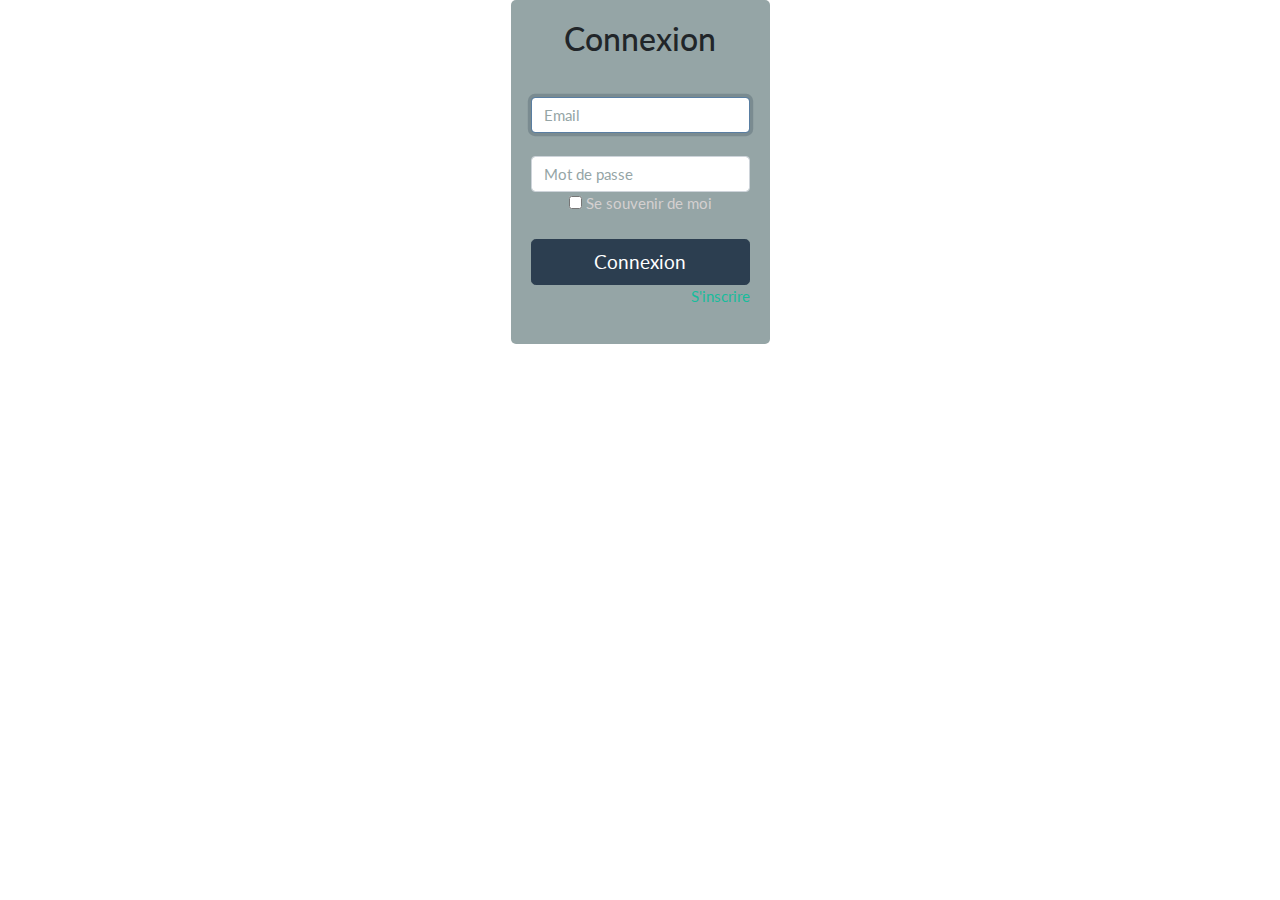
<file: authentification_form.html>
<!doctype html>
<html lang="en">
  <head>

    <meta charset="utf-8">
    <meta name="viewport" content="width=device-width, initial-scale=1, shrink-to-fit=no">

    <link rel="stylesheet" type="text/css" href="style.css">

      <!-- jQuery  -->

	<script src="https://code.jquery.com/jquery-3.3.1.slim.min.js" integrity="sha384-q8i/X+965DzO0rT7abK41JStQIAqVgRVzpbzo5smXKp4YfRvH+8abtTE1Pi6jizo" crossorigin="anonymous"></script>
	<script src="https://cdnjs.cloudflare.com/ajax/libs/popper.js/1.14.7/umd/popper.min.js" integrity="sha384-UO2eT0CpHqdSJQ6hJty5KVphtPhzWj9WO1clHTMGa3JDZwrnQq4sF86dIHNDz0W1" crossorigin="anonymous"></script>
	<script src="https://stackpath.bootstrapcdn.com/bootstrap/4.3.1/js/bootstrap.min.js" integrity="sha384-JjSmVgyd0p3pXB1rRibZUAYoIIy6OrQ6VrjIEaFf/nJGzIxFDsf4x0xIM+B07jRM" crossorigin="anonymous"></script>
    
</head>

<body class="text-center">
    
  <main class="form">
    <form>
      <h1 class="h3 mb-3 fw-normal"> Connexion </h1>
      <label for="inputEmail" class="visually-hidden"></label>
      <input type="email" id="inputEmail" class="form-control" placeholder="Email" required="" autofocus="">
      <label for="inputPassword" class="visually-hidden"></label>
      <input type="password" id="inputPassword" class="form-control" placeholder="Mot de passe" required="">
      <div class="checkbox mb-3">
        <label>
          <input type="checkbox" value="remember-me"> Se souvenir de moi </label>
      </div>
      <button class="w-100 btn btn-lg btn-primary" type="submit"> Connexion </button>
      <p class="text-muted"> Pas encore de compte ? <a href="inscription_form.html"> S'inscrire </a></p>
    </form>
  </main>

</body>
</file>
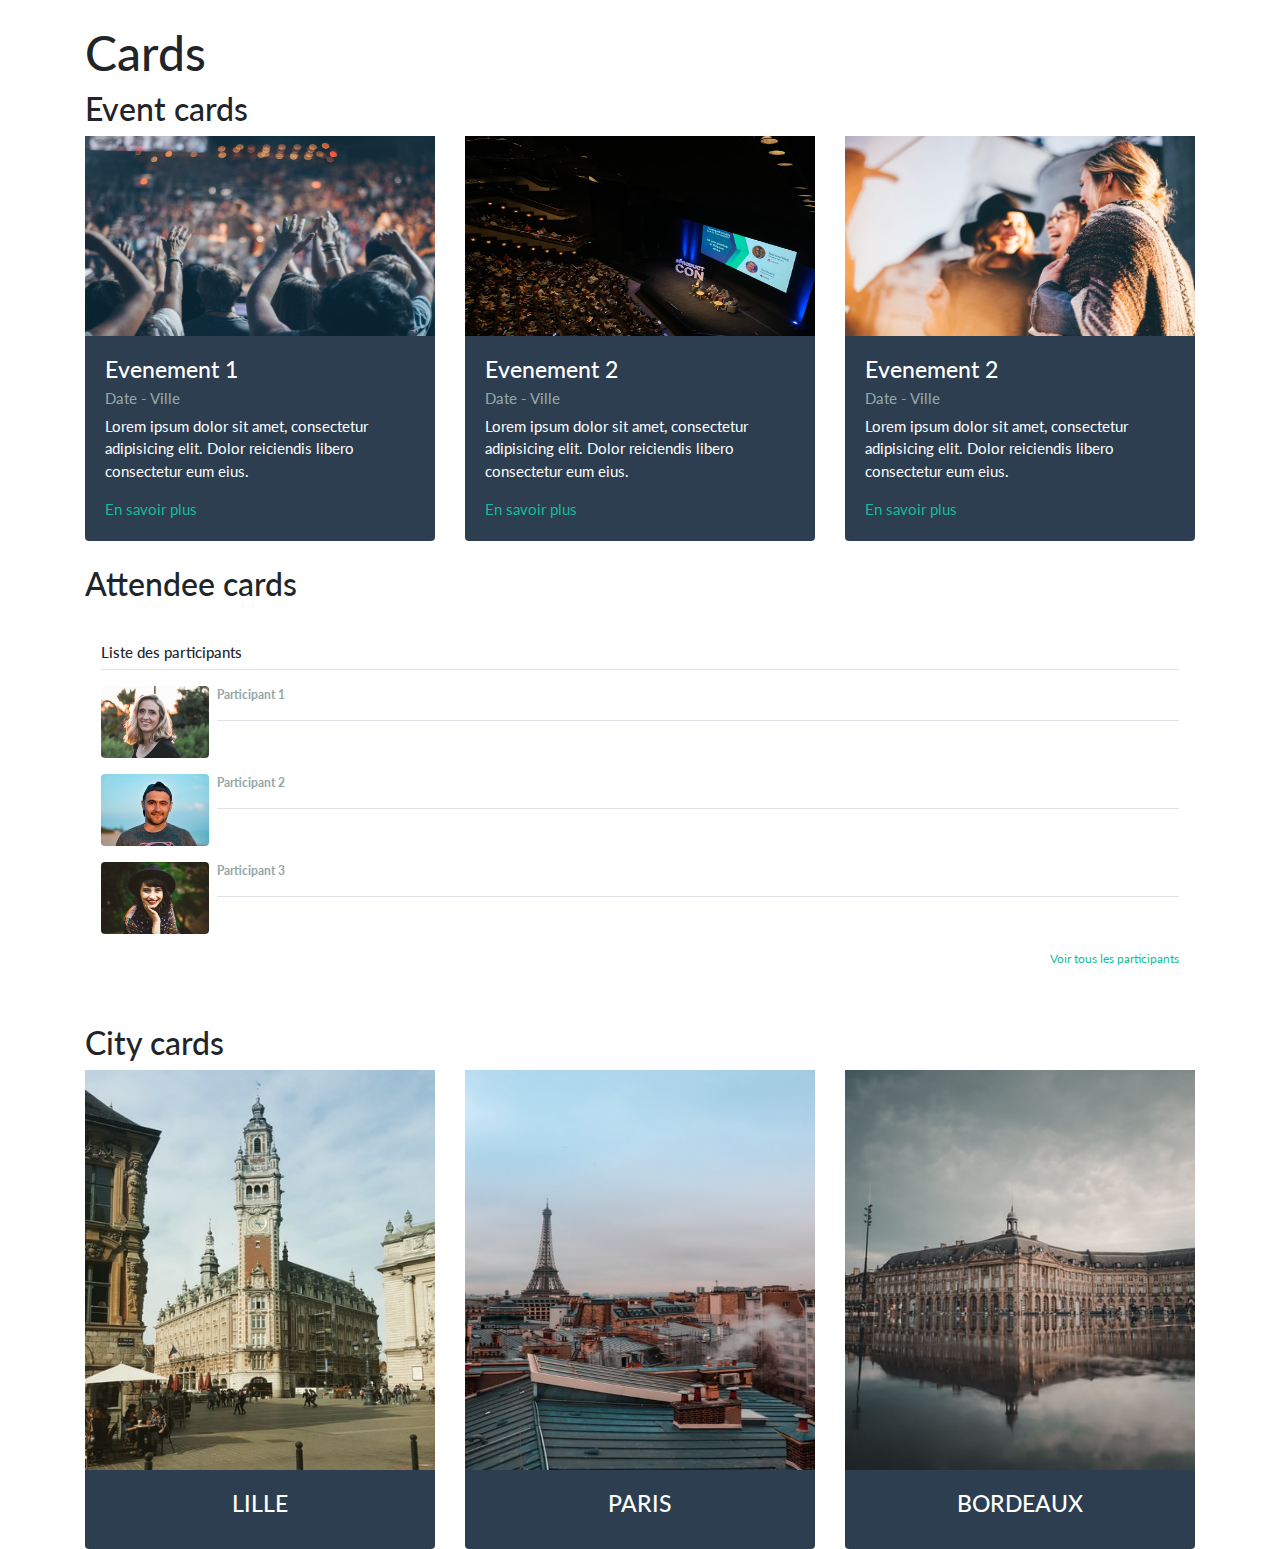
<file: cards.html>
<!doctype html>
<html lang="en">
  <head>

    <meta charset="utf-8">
    <meta name="viewport" content="width=device-width, initial-scale=1, shrink-to-fit=no">

    <link rel="stylesheet" type="text/css" href="style.css">

</head>

<body>

  <div class="container">
    <div class="row mt-4">
      <div class="col">
        <h1>Cards</h1>
      </div>
    </div>
  </div>


  <!-- EVENT CARDS -->
  <div class="container">
    <h3>Event cards</h3>
    <div class="row"> 
      <div class="col">
        <div class="card">
          <img style="height: 200px; width: 100%; display: block;" src="img/concert.jpeg" alt="Card image"/>

          <div class="card-body">
            <h4 class="card-title"> Evenement 1 </h4>
            <h6 class="card-subtitle mb-2 text-muted"> Date - Ville</h6>
            <p class="card-text">Lorem ipsum dolor sit amet, consectetur adipisicing elit. Dolor reiciendis libero consectetur eum eius.</p>
            <a href="#" class="card-link"> En savoir plus </a>
          </div>
        </div>
      </div>

      <div class="col">
        <div class="card">
          <img style="height: 200px; width: 100%; display: block;" src="img/conference.jpg" alt="Card image">

          <div class="card-body">
            <h4 class="card-title"> Evenement 2 </h4>
            <h6 class="card-subtitle mb-2 text-muted"> Date - Ville </h6>
            <p class="card-text">Lorem ipsum dolor sit amet, consectetur adipisicing elit. Dolor reiciendis libero consectetur eum eius.</p>
            <a href="#" class="card-link"> En savoir plus </a>
          </div>
        </div>
      </div>

      <div class="col">
        <div class="card">
          <img style="height: 200px; width: 100%; display: block;" src="img/talking.jpg" alt="Card image">

          <div class="card-body">
            <h4 class="card-title"> Evenement 2 </h4>
            <h6 class="card-subtitle mb-2 text-muted"> Date - Ville </h6>
            <p class="card-text">Lorem ipsum dolor sit amet, consectetur adipisicing elit. Dolor reiciendis libero consectetur eum eius.</p>
            <a href="#" class="card-link"> En savoir plus </a>
          </div>
        </div>
      </div>

    </div>
  </div>

  <!-- ATTENDEE CARDS -->
  <div class="container mt-4">
    <h3>Attendee cards</h3>
    <div class="row"> 
      <div class="col">
        <div class="my-3 p-3 bg-white rounded box-shadow">
          <h6 class="border-bottom border-gray pb-2 mb-0"> Liste des participants </h6>
          <div class="media text-muted pt-3">
            <img class="mr-2 rounded avatar-img" src="img/user1.jpg" width=10% >
            <p class="media-body pb-3 mb-0 small lh-125 border-bottom border-gray">
              <strong class="d-block text-gray-dark"> Participant 1 </strong>
            </p>
          </div>

          <div class="media text-muted pt-3">
            <img class="mr-2 rounded avatar-img" src="img/user.jpg" width=10%>
            <p class="media-body pb-3 mb-0 small lh-125 border-bottom border-gray" >
              <strong class="d-block text-gray-dark"> Participant 2 </strong>
            </p>
          </div>

          <div class="media text-muted pt-3">
            <img class="mr-2 rounded avatar-img" src="img/user2.jpg" width=10%>
            <p class="media-body pb-3 mb-0 small lh-125 border-bottom border-gray">
              <strong class="d-block text-gray-dark"> Participant 3 </strong>
            </p>
          </div>

          <small class="d-block text-right mt-3">
            <a href="#">Voir tous les participants </a>
          </small>
        </div>
      </div>
    </div>
  </div>

  <!-- CITY CARDS -->
  <div class="container mt-4">
    <h3>City cards</h3>
    <div class="row">

      <div class="col">
        <div class="card">
        <img style="height: 400px; width: 100%; display: block;" src="img/lille.jpg" alt="Card image">
        <div class="card-body">
          <h4 class="card-title" style="text-align:center"> LILLE </h4>
        </div>
      </div>
    </div>

    <div class="col">
    <div class="card">
        <img style="height: 400px; width: 100%; display: block;" src="img/paris.jpg" alt="Card image">
        <div class="card-body">
          <h4 class="card-title" style="text-align:center"> PARIS </h4>
        </div>
      </div>
    </div>
    

    <div class="col">
        <div class="card">
            <img style="height: 400px; width: 100%; display: block;" src="img/bordeaux.jpg" alt="Card image">
            <div class="card-body">
              <h4 class="card-title" style="text-align:center"> BORDEAUX </h4>
            </div>
        </div>
    </div>

</div>
</div>










<!--JAVASCRIPT -->
<script src="https://code.jquery.com/jquery-3.3.1.slim.min.js" integrity="sha384-q8i/X+965DzO0rT7abK41JStQIAqVgRVzpbzo5smXKp4YfRvH+8abtTE1Pi6jizo" crossorigin="anonymous"></script>
<script src="https://cdnjs.cloudflare.com/ajax/libs/popper.js/1.14.7/umd/popper.min.js" integrity="sha384-UO2eT0CpHqdSJQ6hJty5KVphtPhzWj9WO1clHTMGa3JDZwrnQq4sF86dIHNDz0W1" crossorigin="anonymous"></script>
<script src="https://stackpath.bootstrapcdn.com/bootstrap/4.3.1/js/bootstrap.min.js" integrity="sha384-JjSmVgyd0p3pXB1rRibZUAYoIIy6OrQ6VrjIEaFf/nJGzIxFDsf4x0xIM+B07jRM" crossorigin="anonymous"></script>


</body>
</html>
</file>
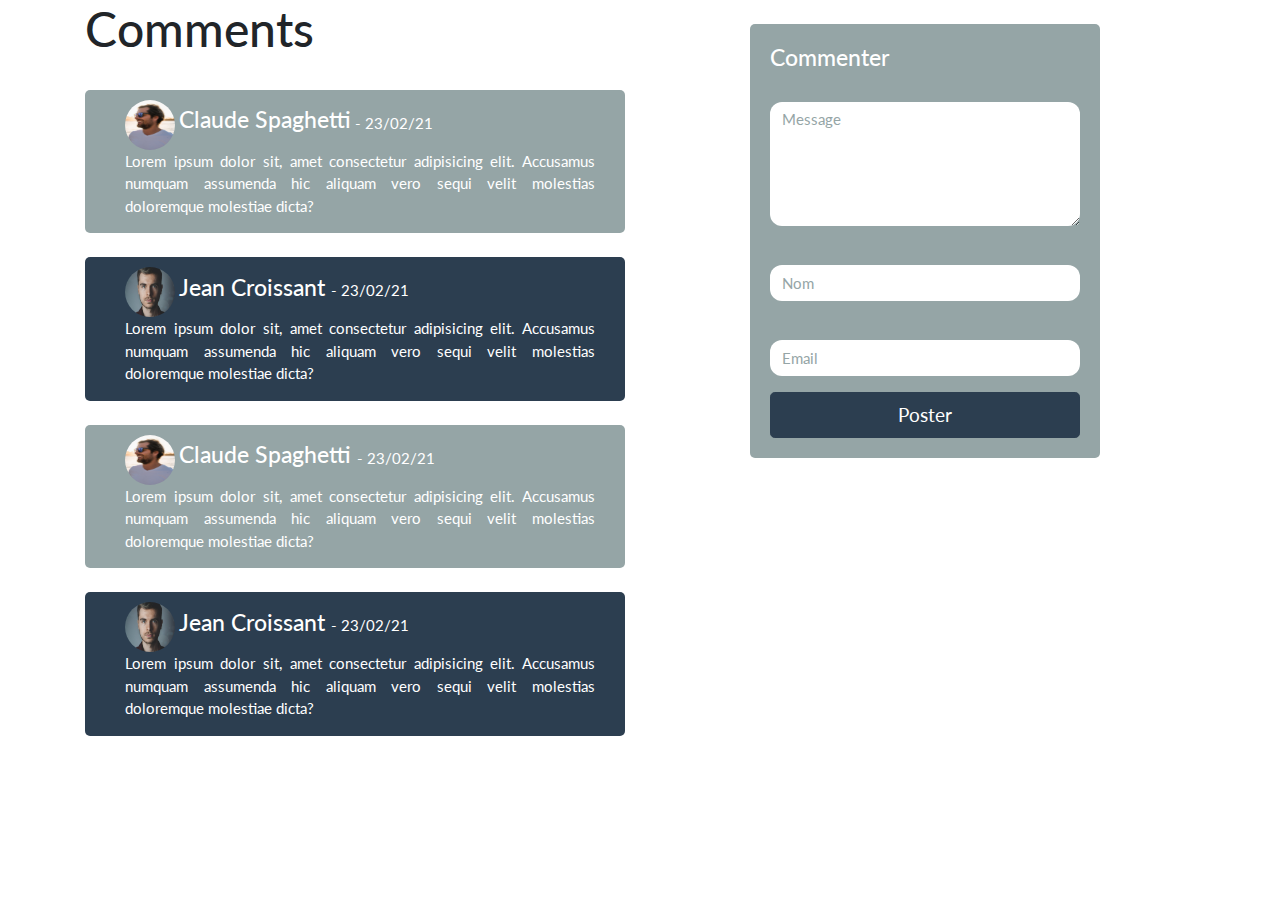
<file: comments.html>
<!doctype html>
<html lang="en">
  <head>

    <meta charset="utf-8">
    <meta name="viewport" content="width=device-width, initial-scale=1, shrink-to-fit=no">

    <link rel="stylesheet" type="text/css" href="style.css">

     <!-- jQuery  -->

	<script src="https://code.jquery.com/jquery-3.3.1.slim.min.js" integrity="sha384-q8i/X+965DzO0rT7abK41JStQIAqVgRVzpbzo5smXKp4YfRvH+8abtTE1Pi6jizo" crossorigin="anonymous"></script>
	<script src="https://cdnjs.cloudflare.com/ajax/libs/popper.js/1.14.7/umd/popper.min.js" integrity="sha384-UO2eT0CpHqdSJQ6hJty5KVphtPhzWj9WO1clHTMGa3JDZwrnQq4sF86dIHNDz0W1" crossorigin="anonymous"></script>
	<script src="https://stackpath.bootstrapcdn.com/bootstrap/4.3.1/js/bootstrap.min.js" integrity="sha384-JjSmVgyd0p3pXB1rRibZUAYoIIy6OrQ6VrjIEaFf/nJGzIxFDsf4x0xIM+B07jRM" crossorigin="anonymous"></script>

  </head>
  <body>


<!-- Main Body -->
<section>
    <div class="container">
        <div class="row">
            <div class="col-sm-5 col-md-6 col-12 pb-4">
                <h1>Comments</h1>

                <div class="comment mt-4 text-justify float-left"> <img src="img/claude.jpeg" alt="" class="rounded-circle" width="50" height="50">
                    <h4>Claude Spaghetti</h4> <span>- 23/02/21 </span> <br>
                    <p>Lorem ipsum dolor sit, amet consectetur adipisicing elit. Accusamus numquam assumenda hic aliquam vero sequi velit molestias doloremque molestiae dicta?</p>
                </div>
                <div class="text-justify darker mt-4 float-right"> <img src="img/jean.jpeg" alt="" class="rounded-circle" width="50" height="50">
                    <h4>Jean Croissant </h4> <span>- 23/02/21 </span> <br>
                    <p>Lorem ipsum dolor sit, amet consectetur adipisicing elit. Accusamus numquam assumenda hic aliquam vero sequi velit molestias doloremque molestiae dicta?</p>
                </div>
                <div class="comment mt-4 text-justify"> <img src="img/claude.jpeg" alt="" class="rounded-circle" width="50" height="50">
                    <h4> Claude Spaghetti </h4> <span>- 23/02/21 </span> <br>
                    <p>Lorem ipsum dolor sit, amet consectetur adipisicing elit. Accusamus numquam assumenda hic aliquam vero sequi velit molestias doloremque molestiae dicta?</p>
                </div>
                <div class="darker mt-4 text-justify"> <img src="img/jean.jpeg" alt="" class="rounded-circle" width="50" height="50">
                    <h4> Jean Croissant </h4> <span> - 23/02/21 </span> <br>
                    <p>Lorem ipsum dolor sit, amet consectetur adipisicing elit. Accusamus numquam assumenda hic aliquam vero sequi velit molestias doloremque molestiae dicta?</p>
                </div>
            </div>
            <div class="col-lg-4 col-md-5 col-sm-4 offset-md-1 offset-sm-1 col-12 mt-4">
                <form id="algin-form">
                    <div class="form-group">
                        <h4>Commenter</h4> <label for="message"></label> <textarea name="msg" id="" msg cols="30" rows="5" class="form-control" placeholder="Message"></textarea>
                    </div>
                    <div class="form-group"> <label for="name"></label> <input type="text" name="name" id="fullname" class="form-control" placeholder="Nom"> </div>
                    <div class="form-group"> <label for="email"></label> <input type="text" name="email" id="email" class="form-control" placeholder="Email"> </div>
                    <button class="w-100 btn btn-lg btn-primary" type="submit"> Poster </button>
                </form>
            </div>
        </div>
    </div>
</section>

</body>

</html>
</file>
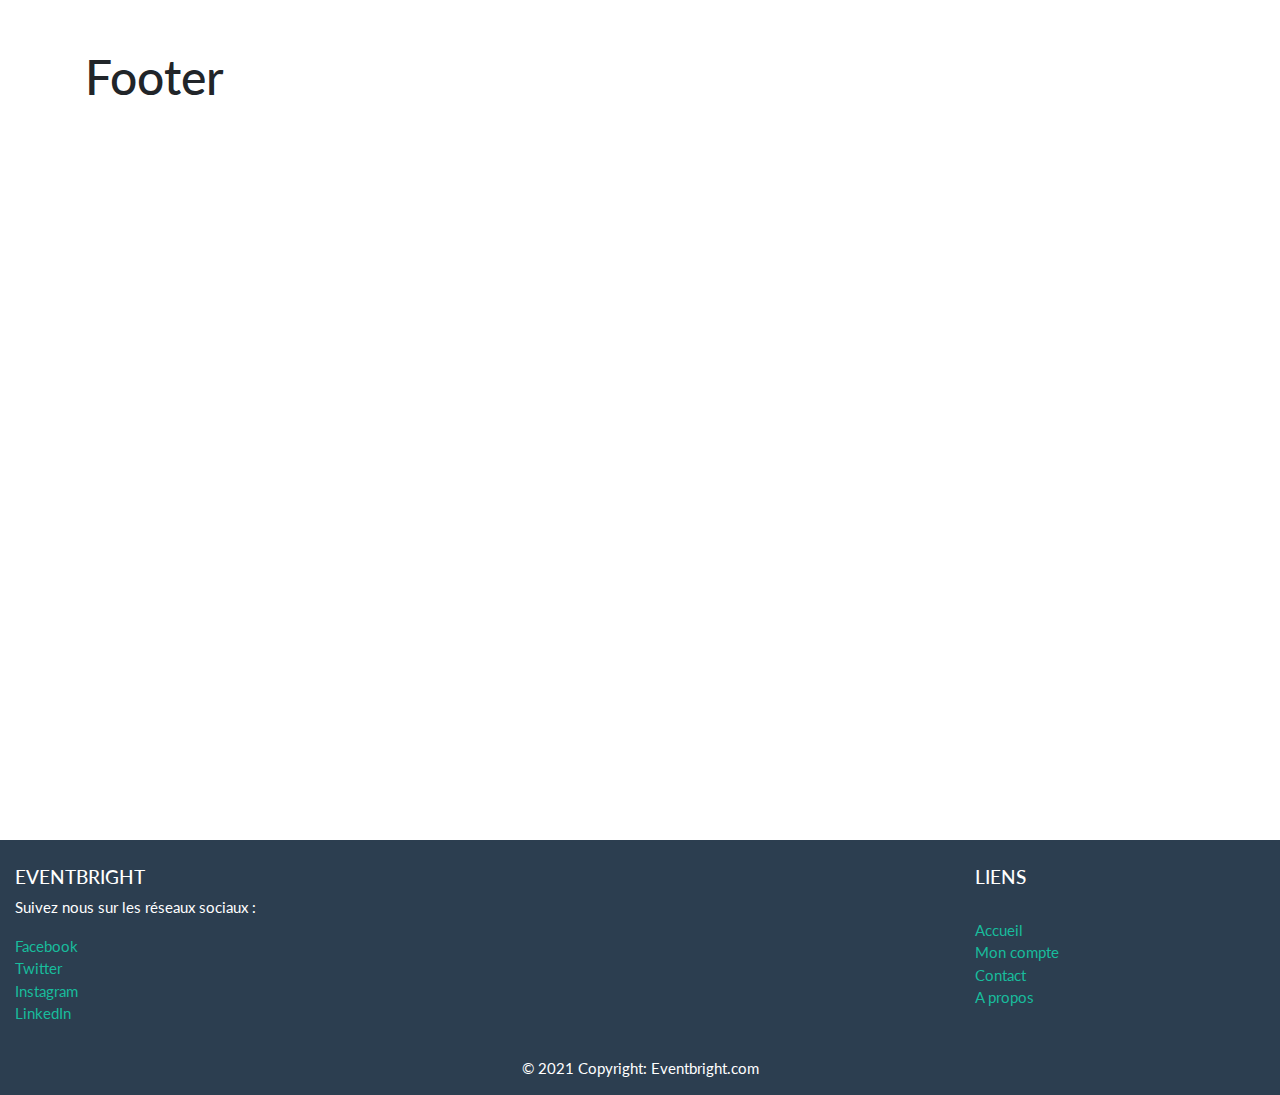
<file: footer.html>
<!doctype html>
<html lang="en">
  <head>

    <meta charset="utf-8">
    <meta name="viewport" content="width=device-width, initial-scale=1, shrink-to-fit=no">

    <link rel="stylesheet" type="text/css" href="style.css">

     <!-- jQuery  -->

	<script src="https://code.jquery.com/jquery-3.3.1.slim.min.js" integrity="sha384-q8i/X+965DzO0rT7abK41JStQIAqVgRVzpbzo5smXKp4YfRvH+8abtTE1Pi6jizo" crossorigin="anonymous"></script>
	<script src="https://cdnjs.cloudflare.com/ajax/libs/popper.js/1.14.7/umd/popper.min.js" integrity="sha384-UO2eT0CpHqdSJQ6hJty5KVphtPhzWj9WO1clHTMGa3JDZwrnQq4sF86dIHNDz0W1" crossorigin="anonymous"></script>
	<script src="https://stackpath.bootstrapcdn.com/bootstrap/4.3.1/js/bootstrap.min.js" integrity="sha384-JjSmVgyd0p3pXB1rRibZUAYoIIy6OrQ6VrjIEaFf/nJGzIxFDsf4x0xIM+B07jRM" crossorigin="anonymous"></script>

  </head>
  <body>

        <!-- Begin page content -->
        <main role="main" class="container">
          <h1 class="mt-5"> Footer </h1>
        </main>
    

    <footer class="footer font-small">
        <div class="container-fluid text-center text-md-left text-white" style="background-color: #2c3e50;">
          <div class="row">
            <div class="col-md-6 mt-md-0 mt-3">
                <br>
              <h5 class="text-uppercase">Eventbright </h5>
              <p>Suivez nous sur les réseaux sociaux : </p>
              <div class="align sm-center align-lg-right">
                <ul class="list-unstyled">
                    <li>
                      <a href="#!">Facebook</a>
                    </li>
                    <li>
                      <a href="#!">Twitter</a>
                    </li>
                    <li>
                      <a href="#!">Instagram</a>
                    </li>
                    <li>
                      <a href="#!">LinkedIn</a>
                    </li>
                  </ul>
              </div>
            </div>
            <hr class="clearfix w-100 d-md-none pb-3">
            <div class="col-md-3 mb-md-0 mb-3">
            </div>
            <div class="col-md-3 mb-md-0 mb-3">
                <br>
              <h5 class="text-uppercase">Liens</h5>
              <br>
              <ul class="list-unstyled">
                <li>
                  <a href="#!">Accueil</a>
                </li>
                <li>
                  <a href="#!">Mon compte</a>
                </li>
                <li>
                  <a href="#!">Contact</a>
                </li>
                <li>
                  <a href="#!">A propos</a>
                </li>
              </ul>
            </div>
          </div>
        </div>
        <div class="footer-copyright text-center py-3 text-white" style="background-color: #2c3e50;">© 2021 Copyright: Eventbright.com
        </div>
      </footer>
</body>

</html>
</file>
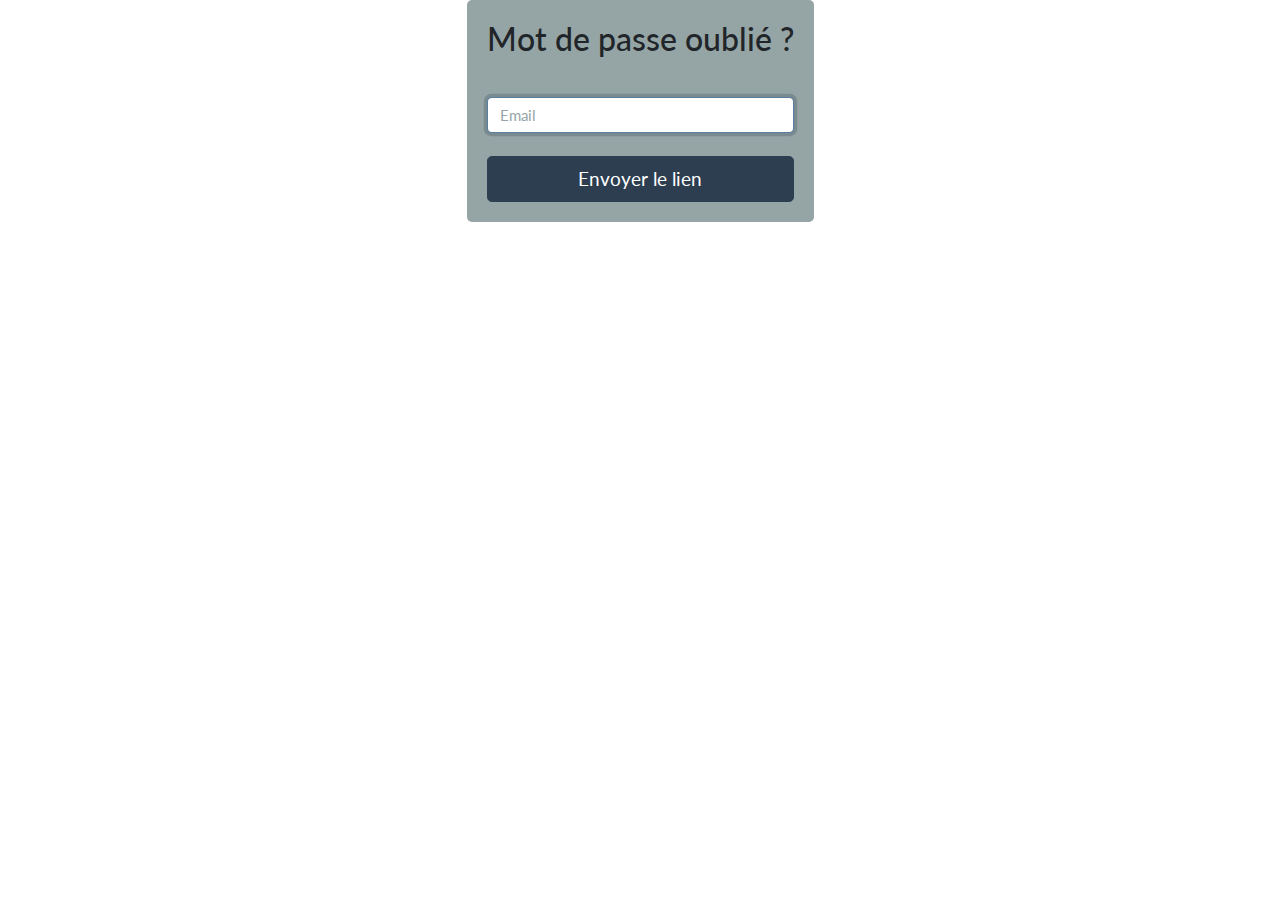
<file: forgot_password_form.html>
<!doctype html>
<html lang="en">
  <head>

    <meta charset="utf-8">
    <meta name="viewport" content="width=device-width, initial-scale=1, shrink-to-fit=no">

    <link rel="stylesheet" type="text/css" href="style.css">
    
  </head>

  <body class="text-center">
    
    <main class="form">
      <form>
        <h4 class="h3 mb-3 fw-normal"> Mot de passe oublié ? </h4>
        <label for="inputEmail" class="visually-hidden"></label>
        <input type="email" id="inputEmail" class="form-control" placeholder="Email" required="" autofocus="">
        <br>
        <button class="w-100 btn btn-lg btn-primary" type="submit"> Envoyer le lien </button>
      </form>
    </main>
  
  </body>

</html>
</file>
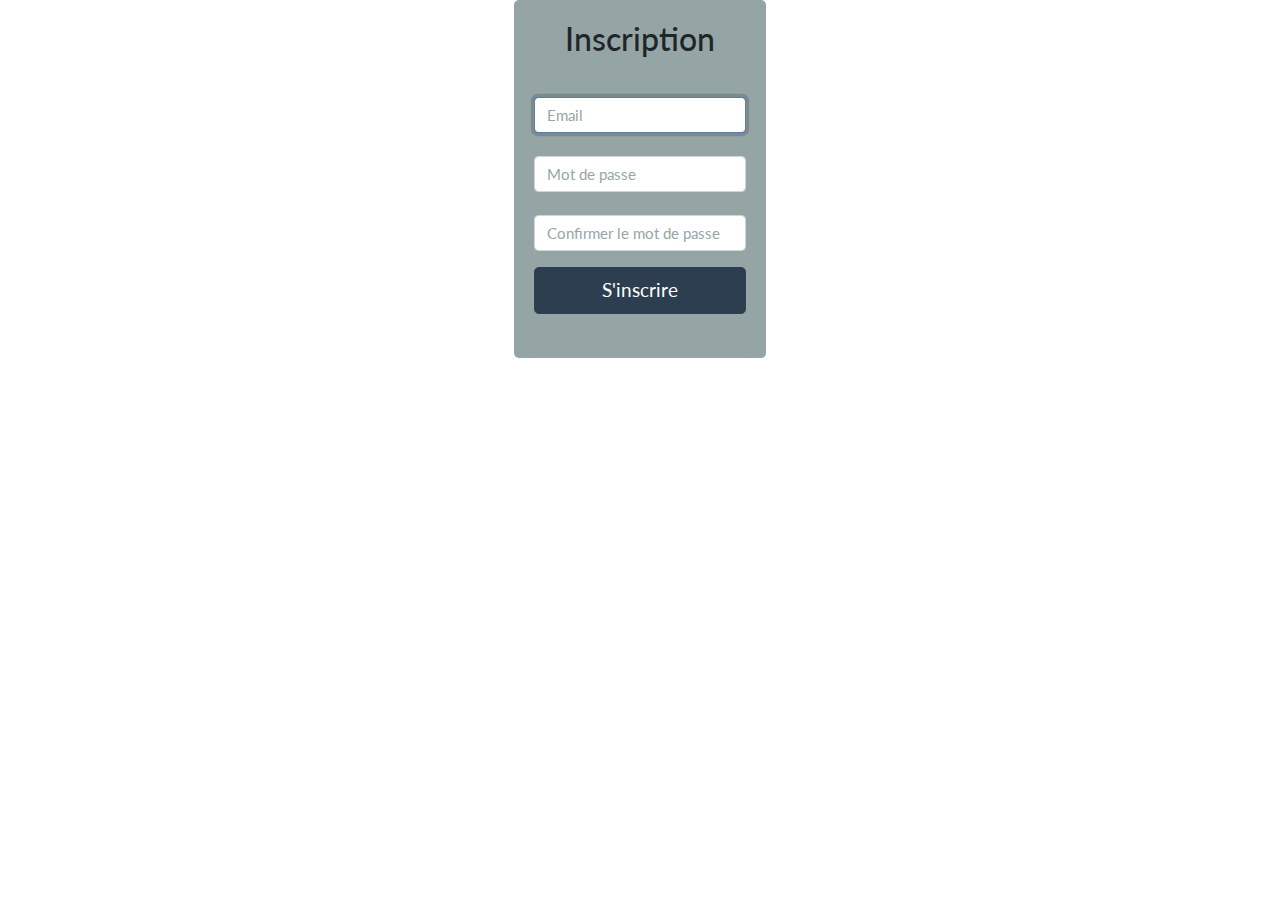
<file: inscription_form.html>
<!doctype html>
<html lang="en">
  <head>

    <meta charset="utf-8">
    <meta name="viewport" content="width=device-width, initial-scale=1, shrink-to-fit=no">

    <link rel="stylesheet" type="text/css" href="style.css">
    
  </head>

  <body class="text-center">
    
    <main class="form">
      <form>
        <h1 class="h3 mb-3 fw-normal"> Inscription </h1>
        <label for="inputEmail" class="visually-hidden"></label>
        <input type="email" id="inputEmail" class="form-control" placeholder="Email" required="" autofocus="">
        <label for="inputPassword" class="visually-hidden"></label>
        <input type="password" id="inputPassword" class="form-control" placeholder="Mot de passe" required="">
        <div class="checkbox mb-3">
          <label>
        <label for="inputPassword" class="visually-hidden"></label>
        <input type="password" id="inputPassword" class="form-control" placeholder="Confirmer le mot de passe" required="">
        <div class="checkbox mb-3">
  
        </div>
        <button class="w-100 btn btn-lg btn-primary" type="submit"> S'inscrire </button>
      </form>
    </main>
  
  </body>
</file>
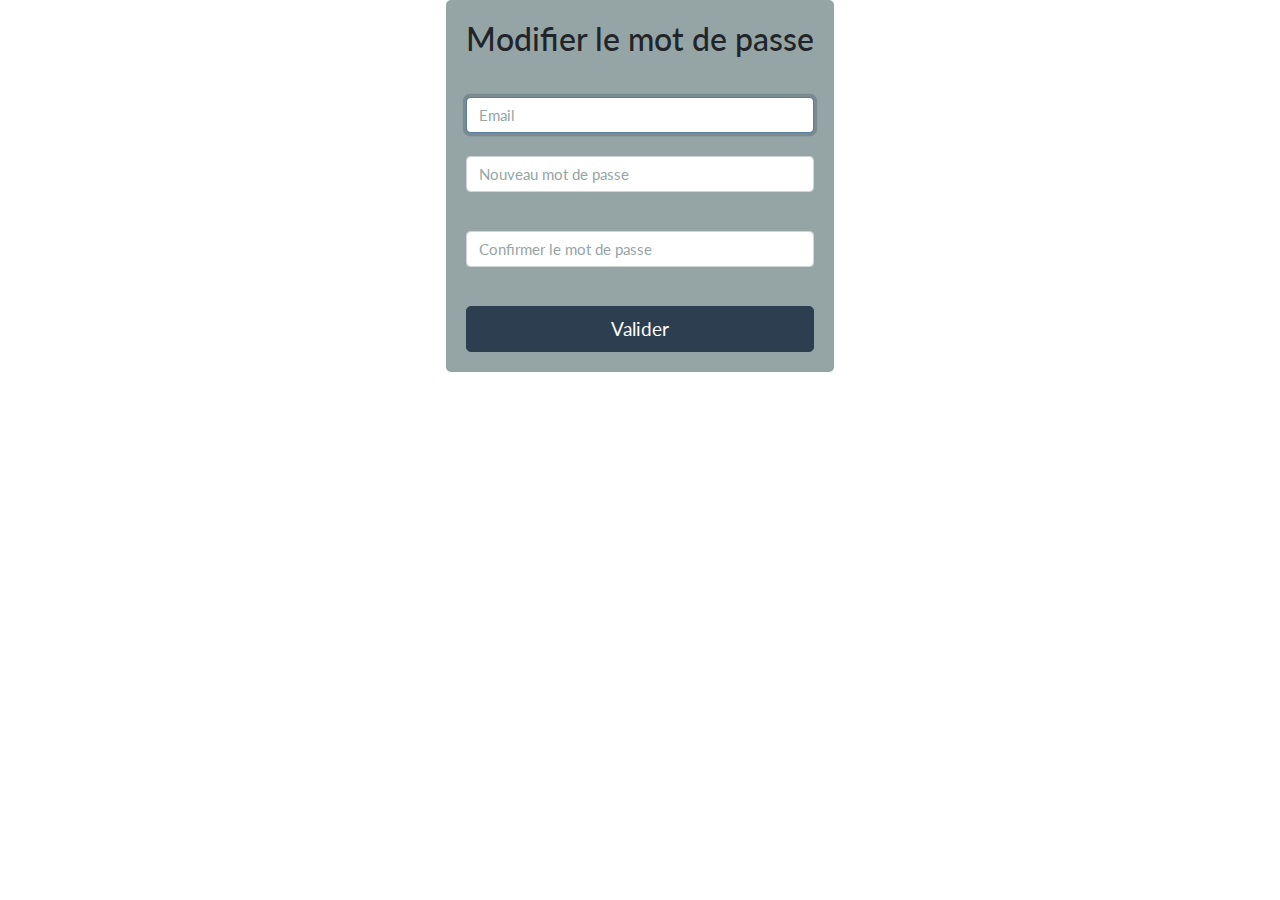
<file: password_change_form.html>
<!doctype html>
<html lang="en">
  <head>

    <meta charset="utf-8">
    <meta name="viewport" content="width=device-width, initial-scale=1, shrink-to-fit=no">

    <link rel="stylesheet" type="text/css" href="style.css">
    
  </head>

  <body class="text-center">
    
    <main class="form">
      <form>
        <h1 class="h3 mb-3 fw-normal"> Modifier le mot de passe </h1>
        <label for="inputEmail" class="visually-hidden"></label>
        <input type="email" id="inputEmail" class="form-control" placeholder="Email" required="" autofocus="">
        
        <label for="inputPassword" class="visually-hidden"></label>
        <input type="password" id="inputPassword" class="form-control" placeholder="Nouveau mot de passe" required="">
        <div class="checkbox mb-3">
        </div>

        <label for="inputPassword" class="visually-hidden"></label>
        <input type="password" id="inputPassword" class="form-control" placeholder="Confirmer le mot de passe" required="">
        <div class="checkbox mb-3">
        </div>
        
        <br>
        <button class="w-100 btn btn-lg btn-primary" type="submit"> Valider </button>
      </form>
    </main>
  
  </body>
</file>
